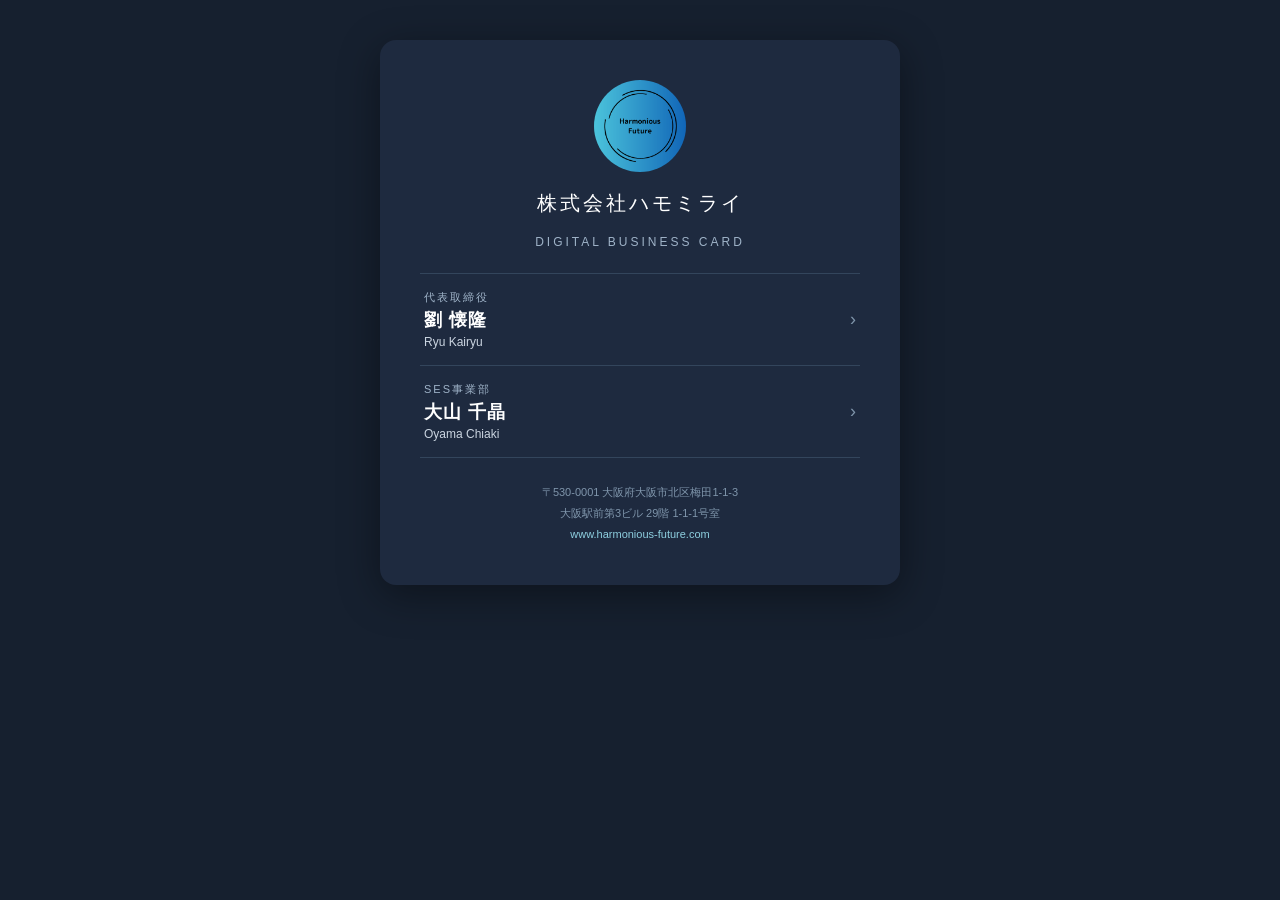
<file: index.html>
<!DOCTYPE html>
<html lang="ja">
<head>
<meta charset="UTF-8">
<meta name="viewport" content="width=device-width, initial-scale=1">
<title>株式会社ハモミライ｜デジタル名刺</title>
<meta name="description" content="株式会社ハモミライ メンバーのデジタル名刺一覧">
<meta property="og:title" content="株式会社ハモミライ｜デジタル名刺">
<meta property="og:description" content="株式会社ハモミライ メンバーのデジタル名刺一覧">
<meta property="og:type" content="website">
<meta property="og:url" content="https://card.harmonious-future.com/">
<link rel="canonical" href="https://card.harmonious-future.com/">
<link rel="stylesheet" href="assets/css/card.css">
</head>
<body class="index">
  <div class="directory">
    <div class="head">
      <div class="logo has-image"><img src="assets/img/company_logo.png" alt="Harmonious Futureロゴ" width="92" height="92"></div>
      <div class="company">株式会社ハモミライ</div>
      <div class="page-title">DIGITAL BUSINESS CARD</div>
    </div>

    <ul class="member-list">
      <li>
        <a class="member-link" href="m/ryu_kairyu/">
          <span class="who">
            <span class="m-title">代表取締役</span>
            <span class="m-name-jp">劉 懐隆</span>
            <span class="m-name-en">Ryu Kairyu</span>
          </span>
          <span class="chevron" aria-hidden="true">›</span>
        </a>
      </li>
      <li>
        <a class="member-link" href="m/oyama_chiaki/">
          <span class="who">
            <span class="m-title">SES事業部</span>
            <span class="m-name-jp">大山 千晶</span>
            <span class="m-name-en">Oyama Chiaki</span>
          </span>
          <span class="chevron" aria-hidden="true">›</span>
        </a>
      </li>
    </ul>

    <div class="site-foot">
      〒530-0001 大阪府大阪市北区梅田1-1-3<br>
      大阪駅前第3ビル 29階 1-1-1号室<br>
      <a href="https://www.harmonious-future.com" target="_blank" rel="noopener">www.harmonious-future.com</a>
    </div>
  </div>
</body>
</html>
</file>
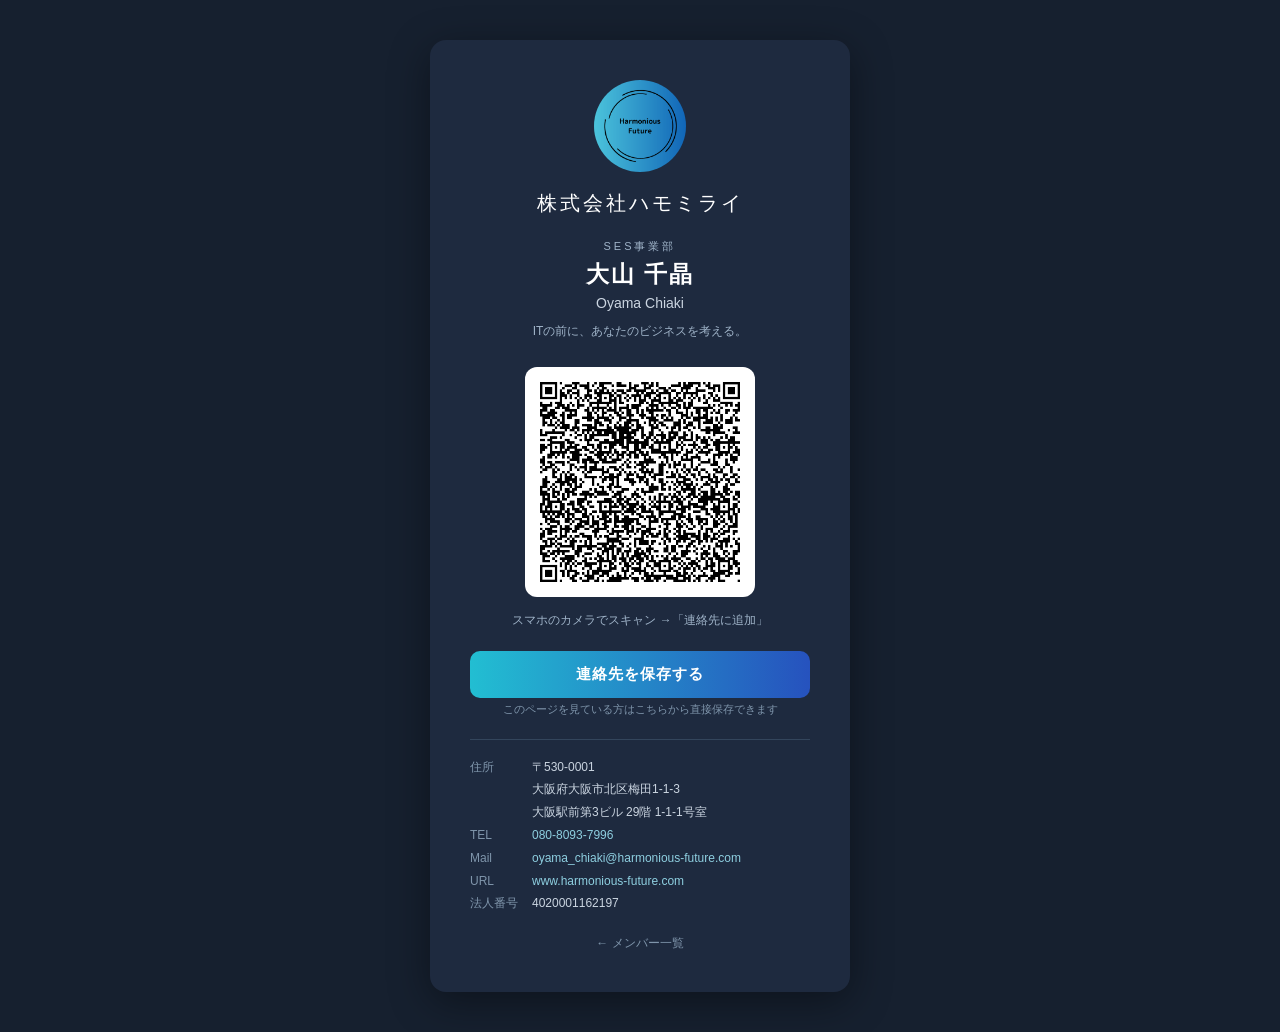
<file: m/oyama_chiaki/index.html>
<!DOCTYPE html>
<html lang="ja">
<head>
<meta charset="UTF-8">
<meta name="viewport" content="width=device-width, initial-scale=1">
<title>大山 千晶｜株式会社ハモミライ</title>
<meta name="description" content="ITの前に、あなたのビジネスを考える。">
<meta property="og:title" content="大山 千晶｜株式会社ハモミライ">
<meta property="og:description" content="ITの前に、あなたのビジネスを考える。">
<meta property="og:type" content="profile">
<meta property="og:url" content="https://card.harmonious-future.com/m/oyama_chiaki/">
<meta name="twitter:card" content="summary">
<link rel="canonical" href="https://card.harmonious-future.com/m/oyama_chiaki/">
<link rel="stylesheet" href="../../assets/css/card.css">
</head>
<body>
  <div class="card">
    <div class="logo has-image"><img src="../../assets/img/company_logo.png" alt="Harmonious Futureロゴ" width="92" height="92"></div>
    <div class="company">株式会社ハモミライ</div>

    <div class="name-block">
      <div class="title-label">SES事業部</div>
      <div class="name-jp">大山 千晶</div>
      <div class="name-en">Oyama Chiaki</div>
      <div class="tagline">ITの前に、あなたのビジネスを考える。</div>
    </div>

    <div class="qr-wrap">
      <img src="qr.png" width="210" height="210" alt="大山 千晶の連絡先QRコード">
    </div>
    <div class="hint">スマホのカメラでスキャン →「連絡先に追加」</div>

    <a class="save-btn" href="oyama_chiaki.vcf" download="oyama_chiaki.vcf">連絡先を保存する</a>
    <div class="save-note">このページを見ている方はこちらから直接保存できます</div>

    <div class="contact">
      <span class="label">住所</span>〒530-0001<br>
      <span class="label"></span>大阪府大阪市北区梅田1-1-3<br>
      <span class="label"></span>大阪駅前第3ビル 29階 1-1-1号室<br>
      <span class="label">TEL</span><a href="tel:08080937996">080-8093-7996</a><br>
      <span class="label">Mail</span><a href="mailto:oyama_chiaki@harmonious-future.com">oyama_chiaki@harmonious-future.com</a><br>
      <span class="label">URL</span><a href="https://www.harmonious-future.com" target="_blank" rel="noopener">www.harmonious-future.com</a><br>
      <span class="label">法人番号</span>4020001162197
    </div>

    <a class="back-link" href="../../">← メンバー一覧</a>
  </div>
</body>
</html>
</file>
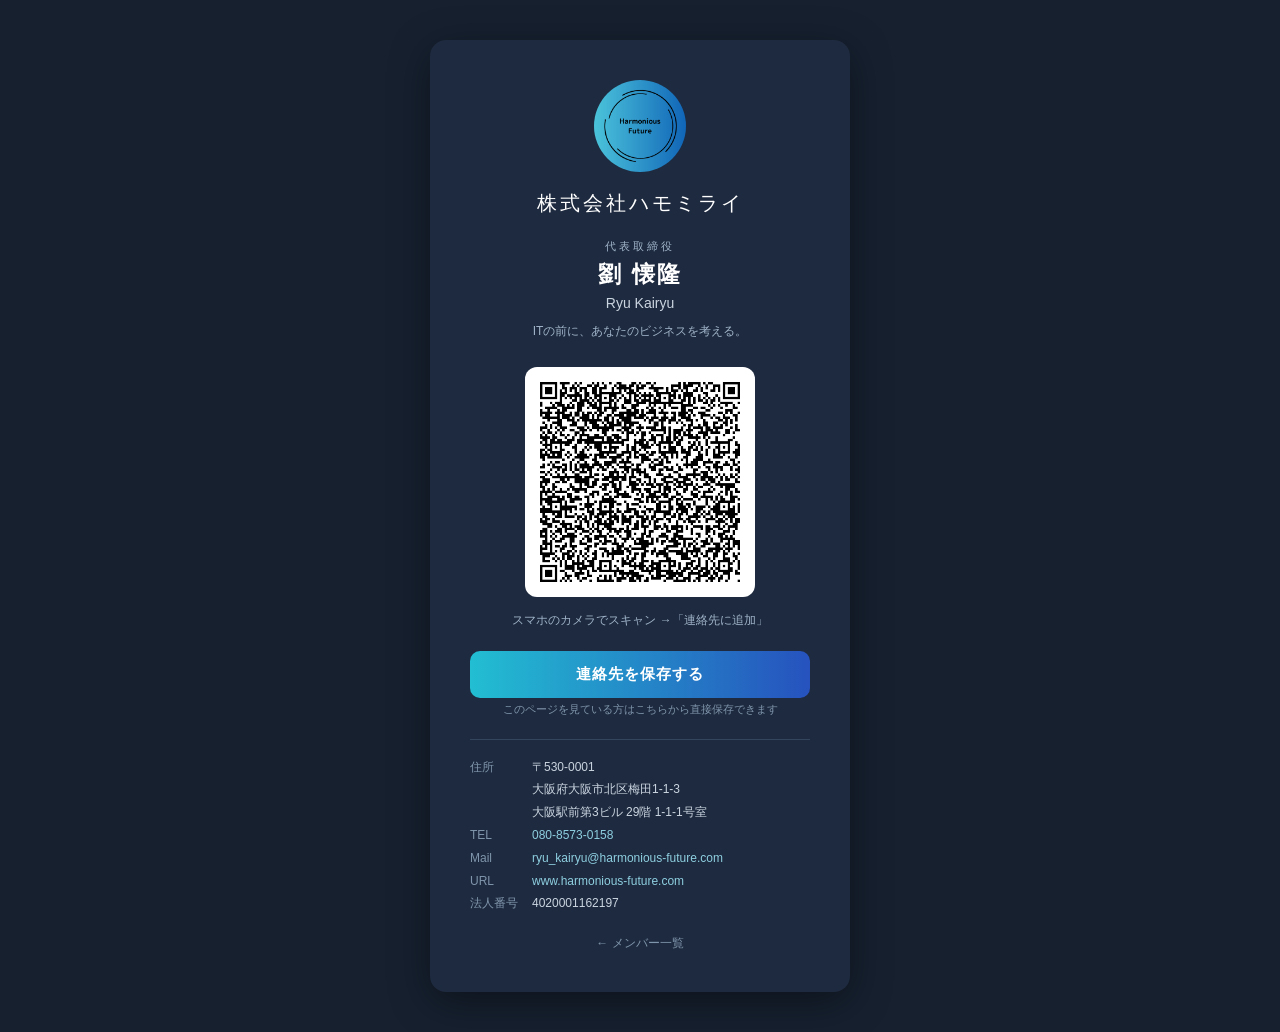
<file: m/ryu_kairyu/index.html>
<!DOCTYPE html>
<html lang="ja">
<head>
<meta charset="UTF-8">
<meta name="viewport" content="width=device-width, initial-scale=1">
<title>劉 懐隆｜株式会社ハモミライ</title>
<meta name="description" content="ITの前に、あなたのビジネスを考える。">
<meta property="og:title" content="劉 懐隆｜株式会社ハモミライ">
<meta property="og:description" content="ITの前に、あなたのビジネスを考える。">
<meta property="og:type" content="profile">
<meta property="og:url" content="https://card.harmonious-future.com/m/ryu_kairyu/">
<meta name="twitter:card" content="summary">
<link rel="canonical" href="https://card.harmonious-future.com/m/ryu_kairyu/">
<link rel="stylesheet" href="../../assets/css/card.css">
</head>
<body>
  <div class="card">
    <div class="logo has-image"><img src="../../assets/img/company_logo.png" alt="Harmonious Futureロゴ" width="92" height="92"></div>
    <div class="company">株式会社ハモミライ</div>

    <div class="name-block">
      <div class="title-label">代表取締役</div>
      <div class="name-jp">劉 懐隆</div>
      <div class="name-en">Ryu Kairyu</div>
      <div class="tagline">ITの前に、あなたのビジネスを考える。</div>
    </div>

    <div class="qr-wrap">
      <img src="qr.png" width="210" height="210" alt="劉 懐隆の連絡先QRコード">
    </div>
    <div class="hint">スマホのカメラでスキャン →「連絡先に追加」</div>

    <a class="save-btn" href="ryu_kairyu.vcf" download="ryu_kairyu.vcf">連絡先を保存する</a>
    <div class="save-note">このページを見ている方はこちらから直接保存できます</div>

    <div class="contact">
      <span class="label">住所</span>〒530-0001<br>
      <span class="label"></span>大阪府大阪市北区梅田1-1-3<br>
      <span class="label"></span>大阪駅前第3ビル 29階 1-1-1号室<br>
      <span class="label">TEL</span><a href="tel:08085730158">080-8573-0158</a><br>
      <span class="label">Mail</span><a href="mailto:ryu_kairyu@harmonious-future.com">ryu_kairyu@harmonious-future.com</a><br>
      <span class="label">URL</span><a href="https://www.harmonious-future.com" target="_blank" rel="noopener">www.harmonious-future.com</a><br>
      <span class="label">法人番号</span>4020001162197
    </div>

    <a class="back-link" href="../../">← メンバー一覧</a>
  </div>
</body>
</html>
</file>
<file: assets/css/card.css>
/* 株式会社ハモミライ デジタル名刺 共通スタイル */

:root {
  --bg: #16202f;
  --card-bg: #1e2a3f;
  --text: #ffffff;
  --text-sub: #cbd5e1;
  --text-muted: #9fb3c8;
  --text-dim: #7f95ab;
  --border: #33455c;
  --link: #8ecfe0;
  --logo-zoom: 1.6;
  --accent-from: #22bed2;
  --accent-to: #2652be;
}

* { box-sizing: border-box; }

body {
  margin: 0;
  font-family: "Hiragino Kaku Gothic ProN", "Yu Gothic", "Noto Sans JP", sans-serif;
  background: var(--bg);
  min-height: 100vh;
  display: flex;
  align-items: center;
  justify-content: center;
  padding: 40px 20px;
}

.card {
  background: var(--card-bg);
  border-radius: 16px;
  padding: 40px;
  max-width: 420px;
  width: 100%;
  text-align: center;
  box-shadow: 0 10px 40px rgba(0, 0, 0, 0.4);
}

.logo {
  width: 92px; height: 92px;
  margin: 0 auto 18px;
  border-radius: 50%;
  border: 2px solid var(--text);
  display: flex; align-items: center; justify-content: center;
  color: var(--text); font-size: 11px; font-weight: bold;
  line-height: 1.35; letter-spacing: 0.5px;
}

.logo.has-image {
  border: none;
  overflow: hidden;
  background: transparent;
}
.logo.has-image img {
  display: block;
  width: 100%;
  height: 100%;
  object-fit: cover;
  border-radius: 50%;
  /* ロゴ画像はマーク周囲の余白が広いため、円の中でマークが収まるよう拡大する */
  transform: scale(var(--logo-zoom));
}

.company { color: var(--text); font-size: 20px; letter-spacing: 3px; }

.name-block { color: var(--text); margin: 22px 0 4px; }
.title-label { font-size: 11px; letter-spacing: 3px; color: var(--text-muted); }
.name-jp { font-size: 23px; font-weight: bold; margin: 5px 0; letter-spacing: 2px; }
.name-en { font-size: 14px; color: var(--text-sub); }
.tagline { color: var(--text-muted); font-size: 12px; margin-top: 10px; line-height: 1.7; }

.qr-wrap {
  background: #fff; display: inline-block;
  padding: 10px; border-radius: 12px;
  margin: 22px 0 10px; line-height: 0;
}
.qr-wrap img { display: block; width: 210px; height: 210px; }
.hint { color: var(--text-muted); font-size: 12px; line-height: 1.6; }

.save-btn {
  display: block;
  margin: 20px auto 4px;
  padding: 14px 20px;
  background: linear-gradient(90deg, var(--accent-from), var(--accent-to));
  color: var(--text);
  text-decoration: none;
  border-radius: 10px;
  font-size: 15px;
  font-weight: bold;
  letter-spacing: 1px;
}
.save-btn:active { opacity: 0.85; }
.save-note { color: var(--text-dim); font-size: 11px; }

.contact {
  color: var(--text-sub); font-size: 12px; line-height: 1.9;
  margin-top: 22px; text-align: left;
  border-top: 1px solid var(--border); padding-top: 16px;
}
.contact a { color: var(--link); text-decoration: none; }
.contact .label { color: var(--text-dim); display: inline-block; width: 62px; }

.back-link {
  display: inline-block;
  margin-top: 20px;
  color: var(--text-dim);
  font-size: 12px;
  text-decoration: none;
}
.back-link:hover { color: var(--link); }

/* ---- メンバー一覧ページ ---- */

body.index { align-items: flex-start; }

.directory {
  background: var(--card-bg);
  border-radius: 16px;
  padding: 40px;
  max-width: 520px;
  width: 100%;
  box-shadow: 0 10px 40px rgba(0, 0, 0, 0.4);
}
.directory .head { text-align: center; }
.directory .page-title {
  color: var(--text-muted);
  font-size: 12px;
  letter-spacing: 3px;
  margin: 18px 0 24px;
}

.member-list { list-style: none; margin: 0; padding: 0; }
.member-list li { border-top: 1px solid var(--border); }
.member-list li:last-child { border-bottom: 1px solid var(--border); }

.member-link {
  display: flex;
  align-items: center;
  justify-content: space-between;
  gap: 12px;
  padding: 16px 4px;
  text-decoration: none;
}
.member-link .who { text-align: left; }
.member-link .who > span { display: block; }
.member-link .m-title { color: var(--text-muted); font-size: 11px; letter-spacing: 2px; }
.member-link .m-name-jp { color: var(--text); font-size: 18px; font-weight: bold; margin: 3px 0; letter-spacing: 1px; }
.member-link .m-name-en { color: var(--text-sub); font-size: 12px; }
.member-link .chevron { color: var(--text-dim); font-size: 18px; }
.member-link:hover .m-name-jp { color: var(--link); }

.site-foot {
  color: var(--text-dim);
  font-size: 11px;
  line-height: 1.9;
  text-align: center;
  margin-top: 24px;
}
.site-foot a { color: var(--link); text-decoration: none; }

@media (max-width: 480px) {
  body { padding: 24px 14px; }
  .card, .directory { padding: 28px 22px; }
}
</file>
